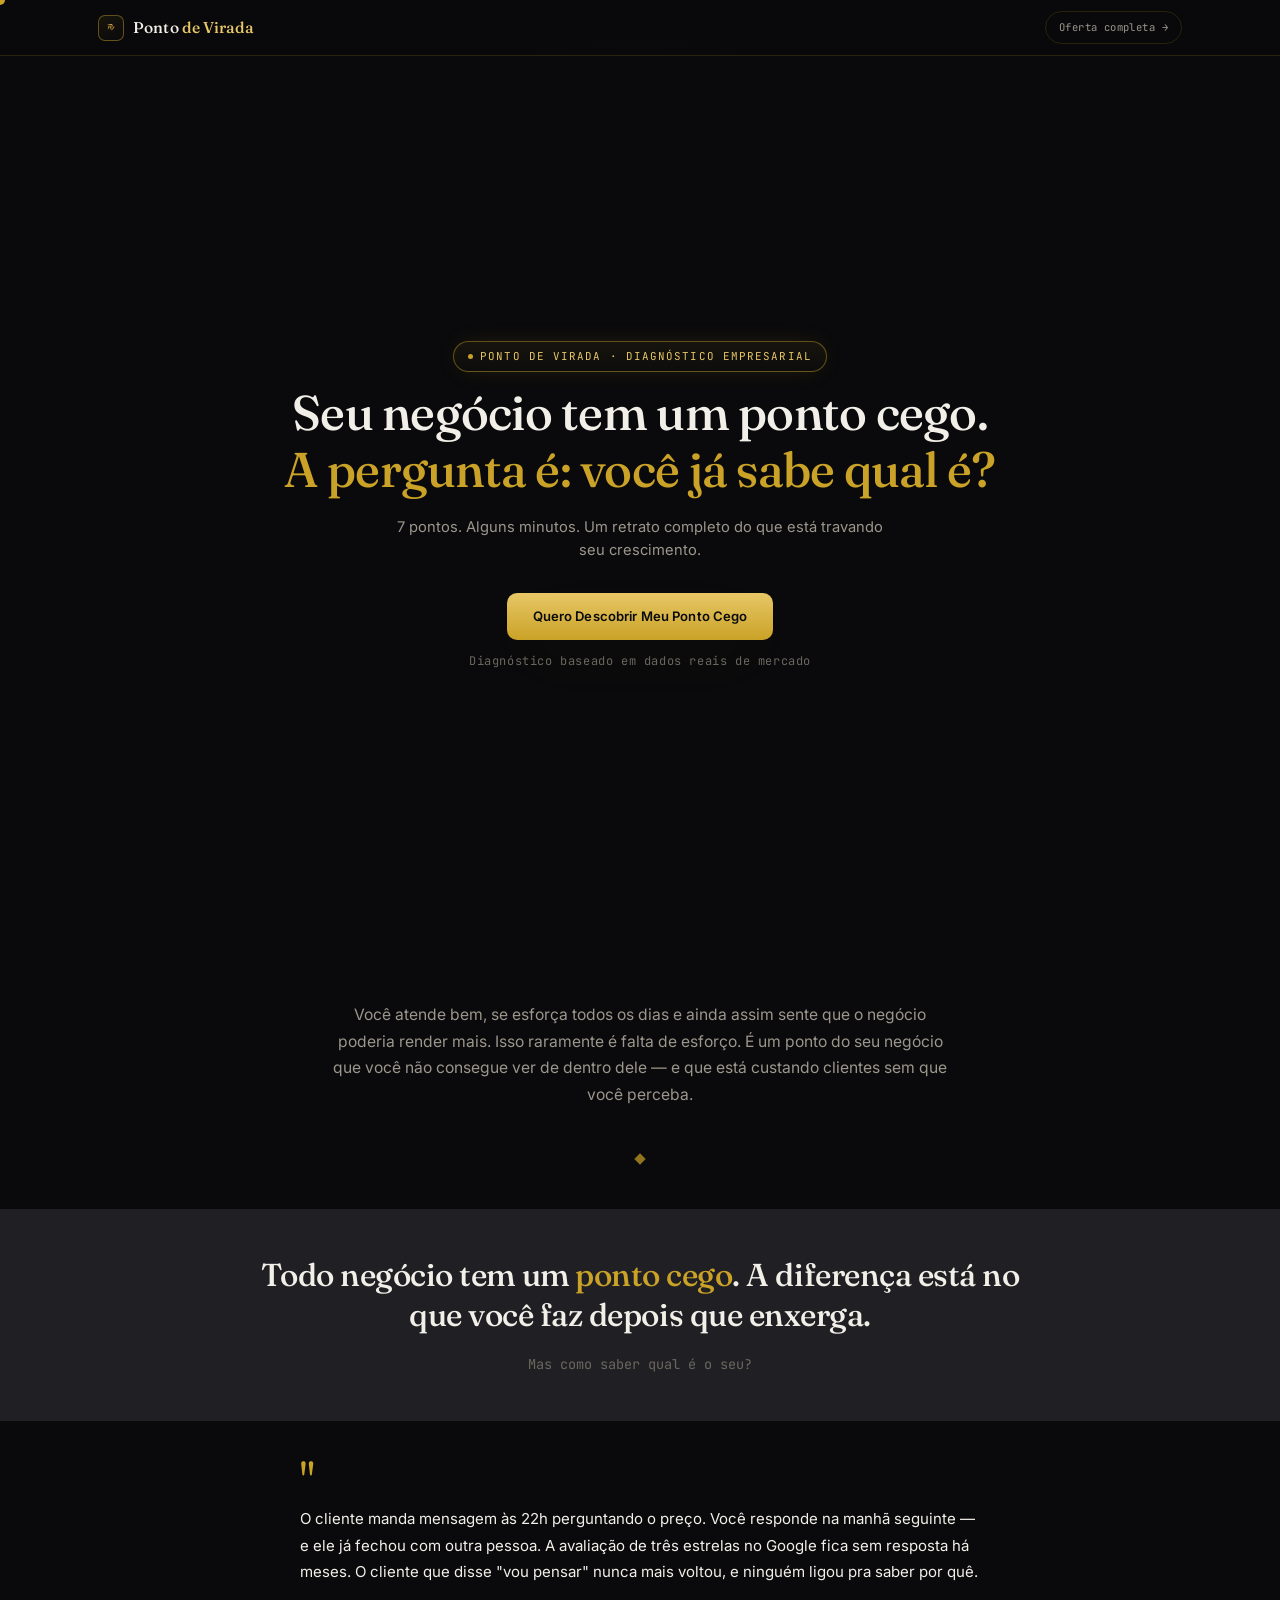
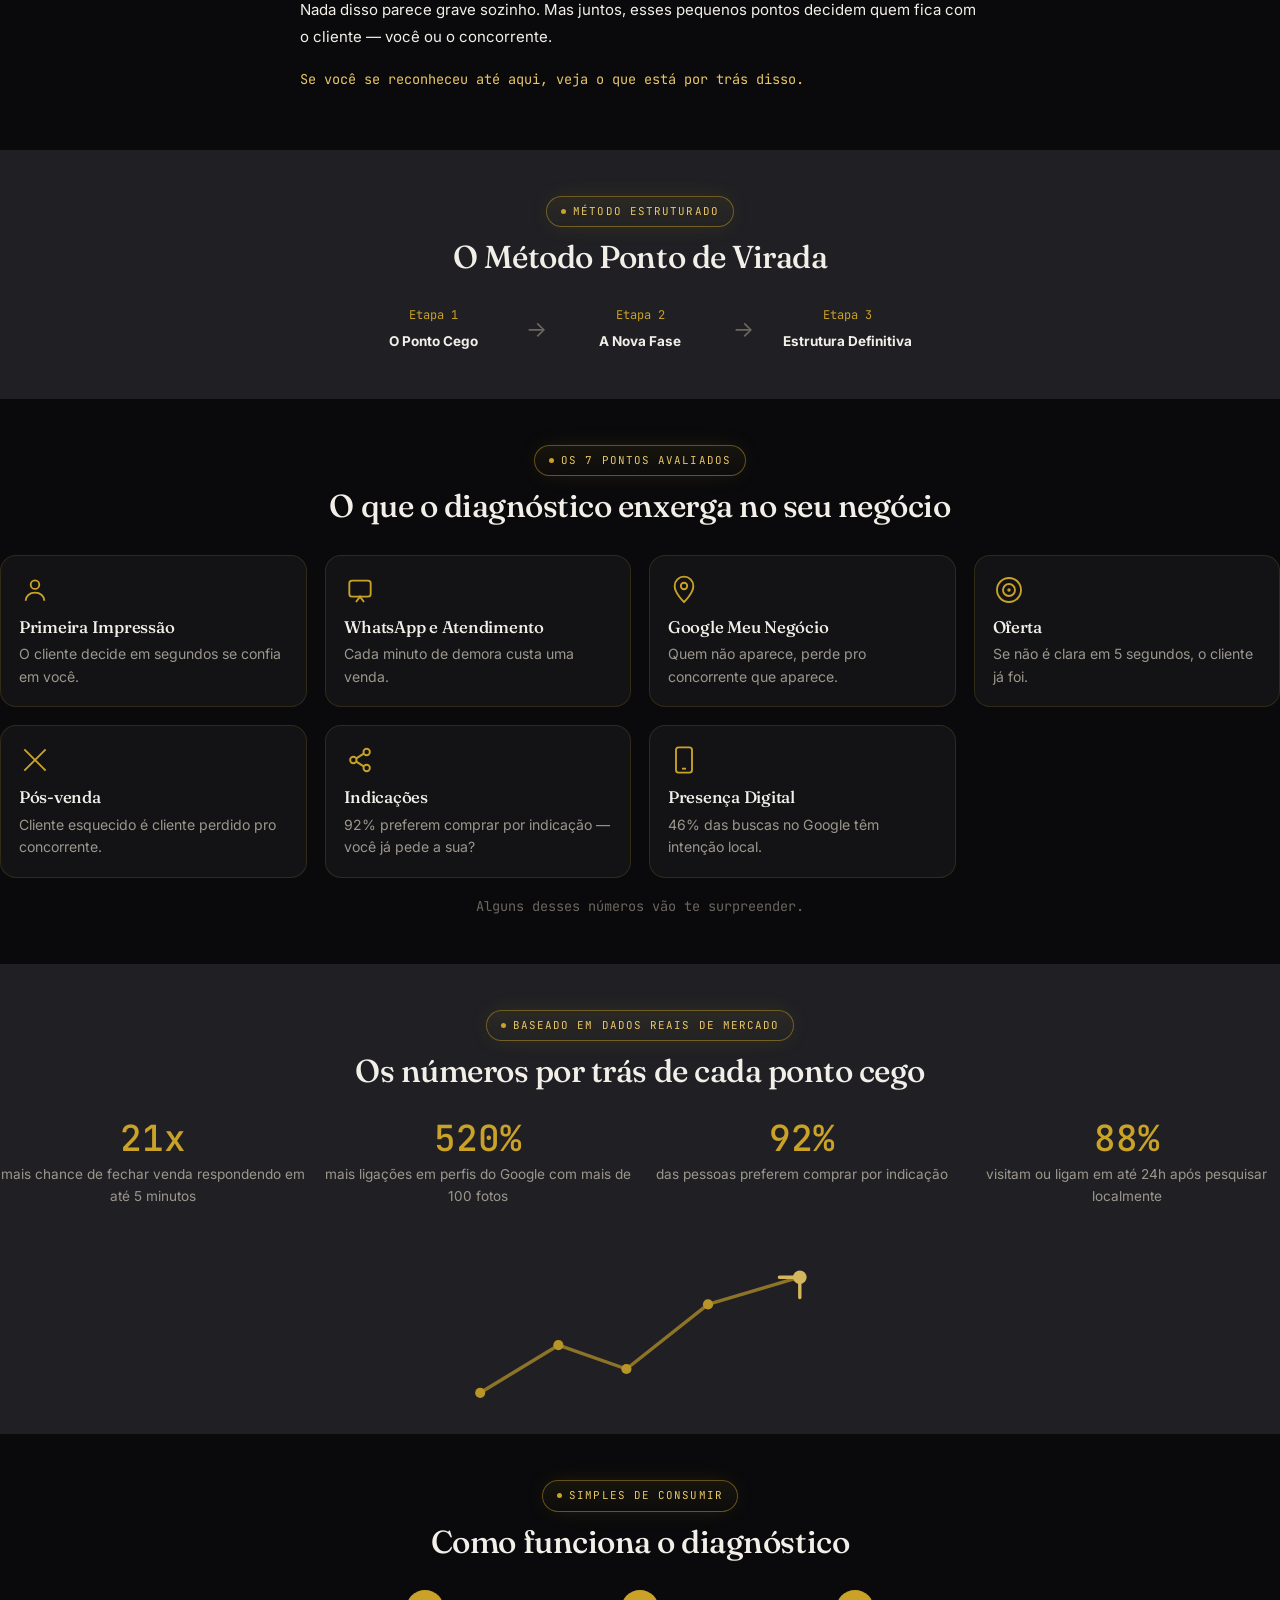
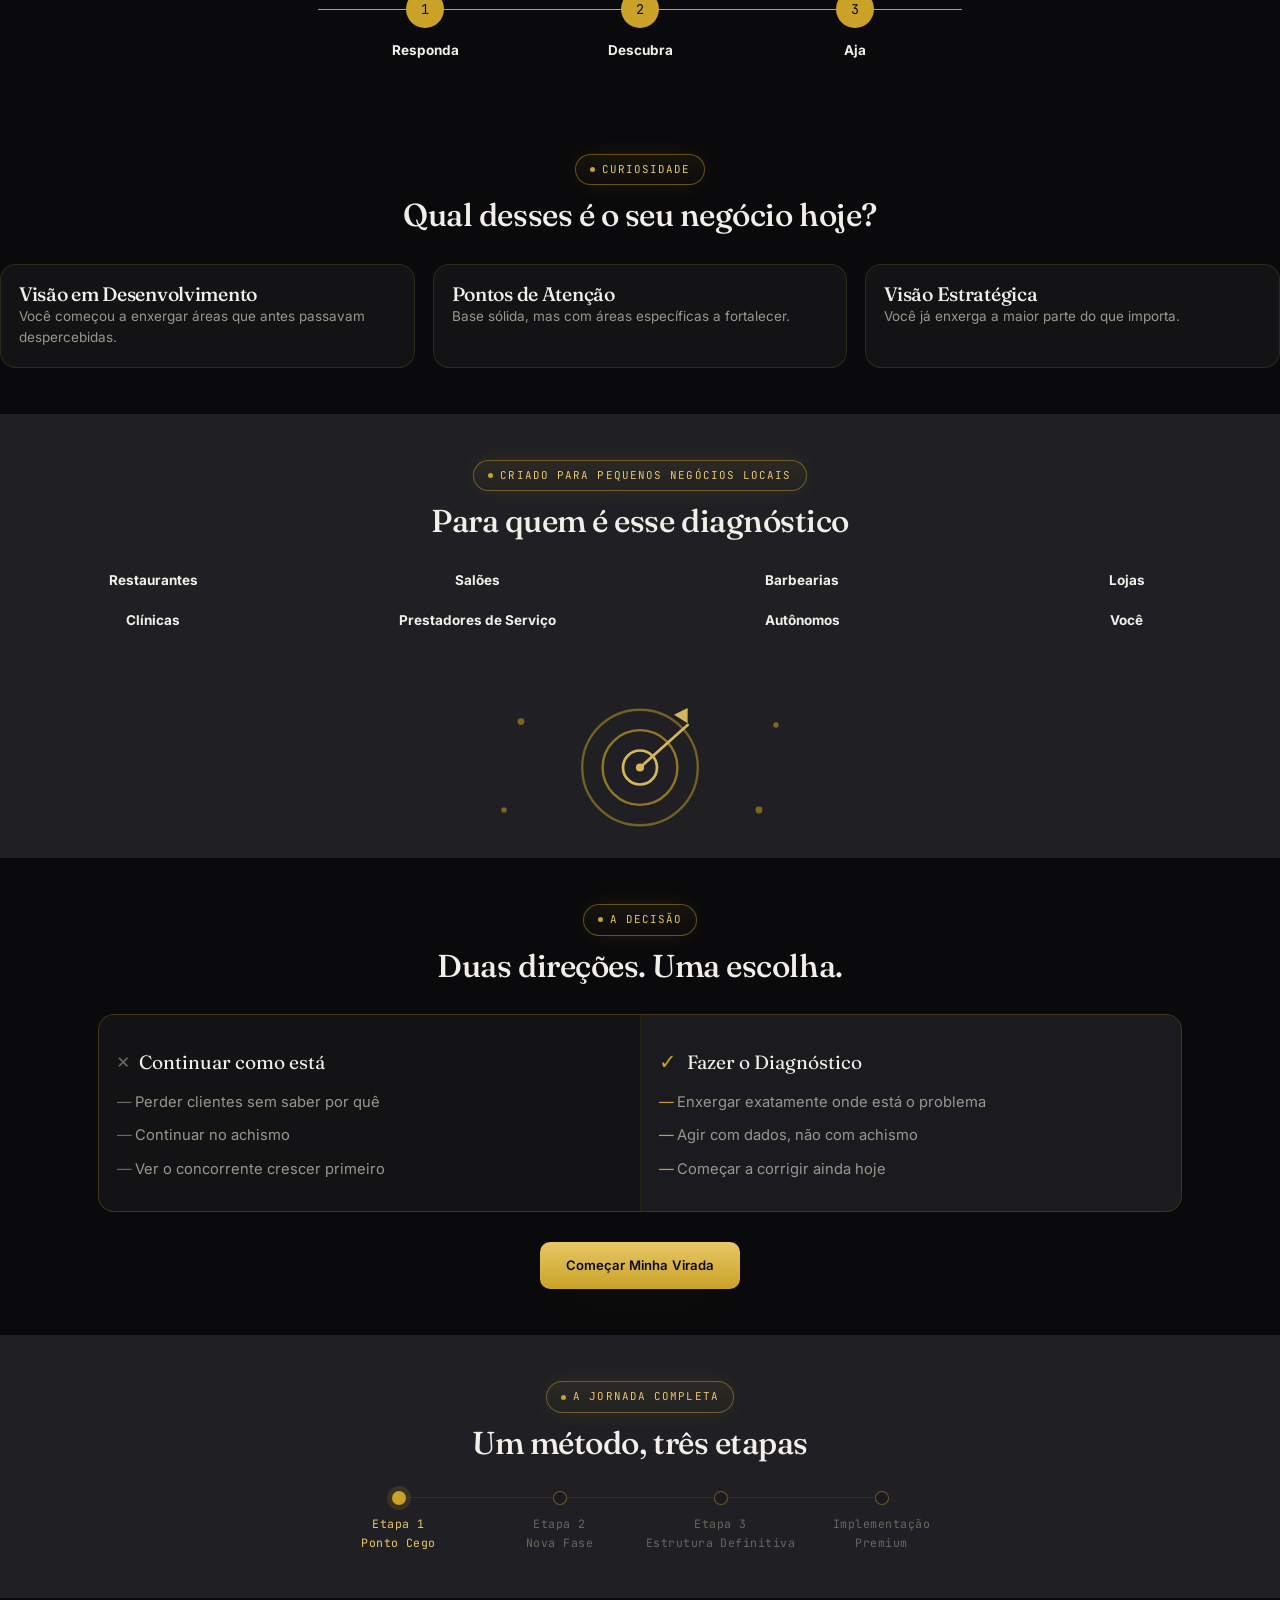
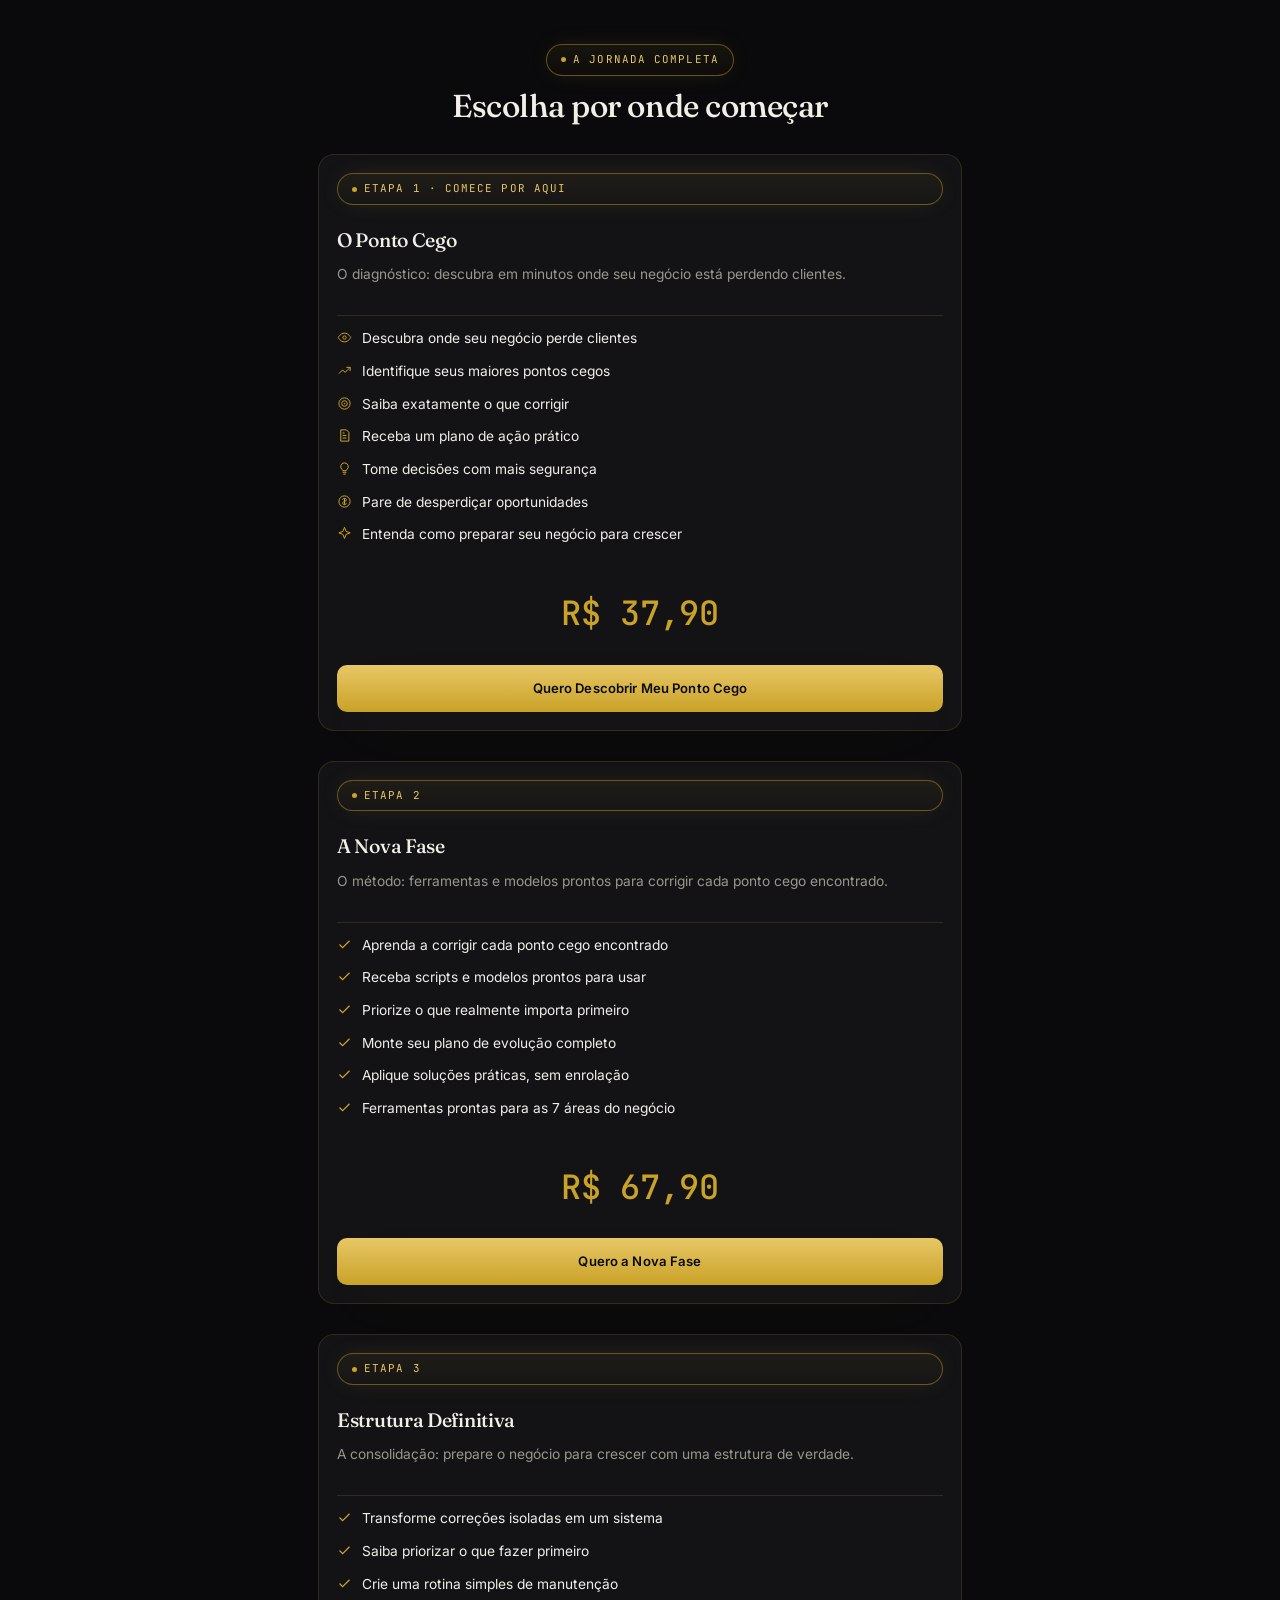
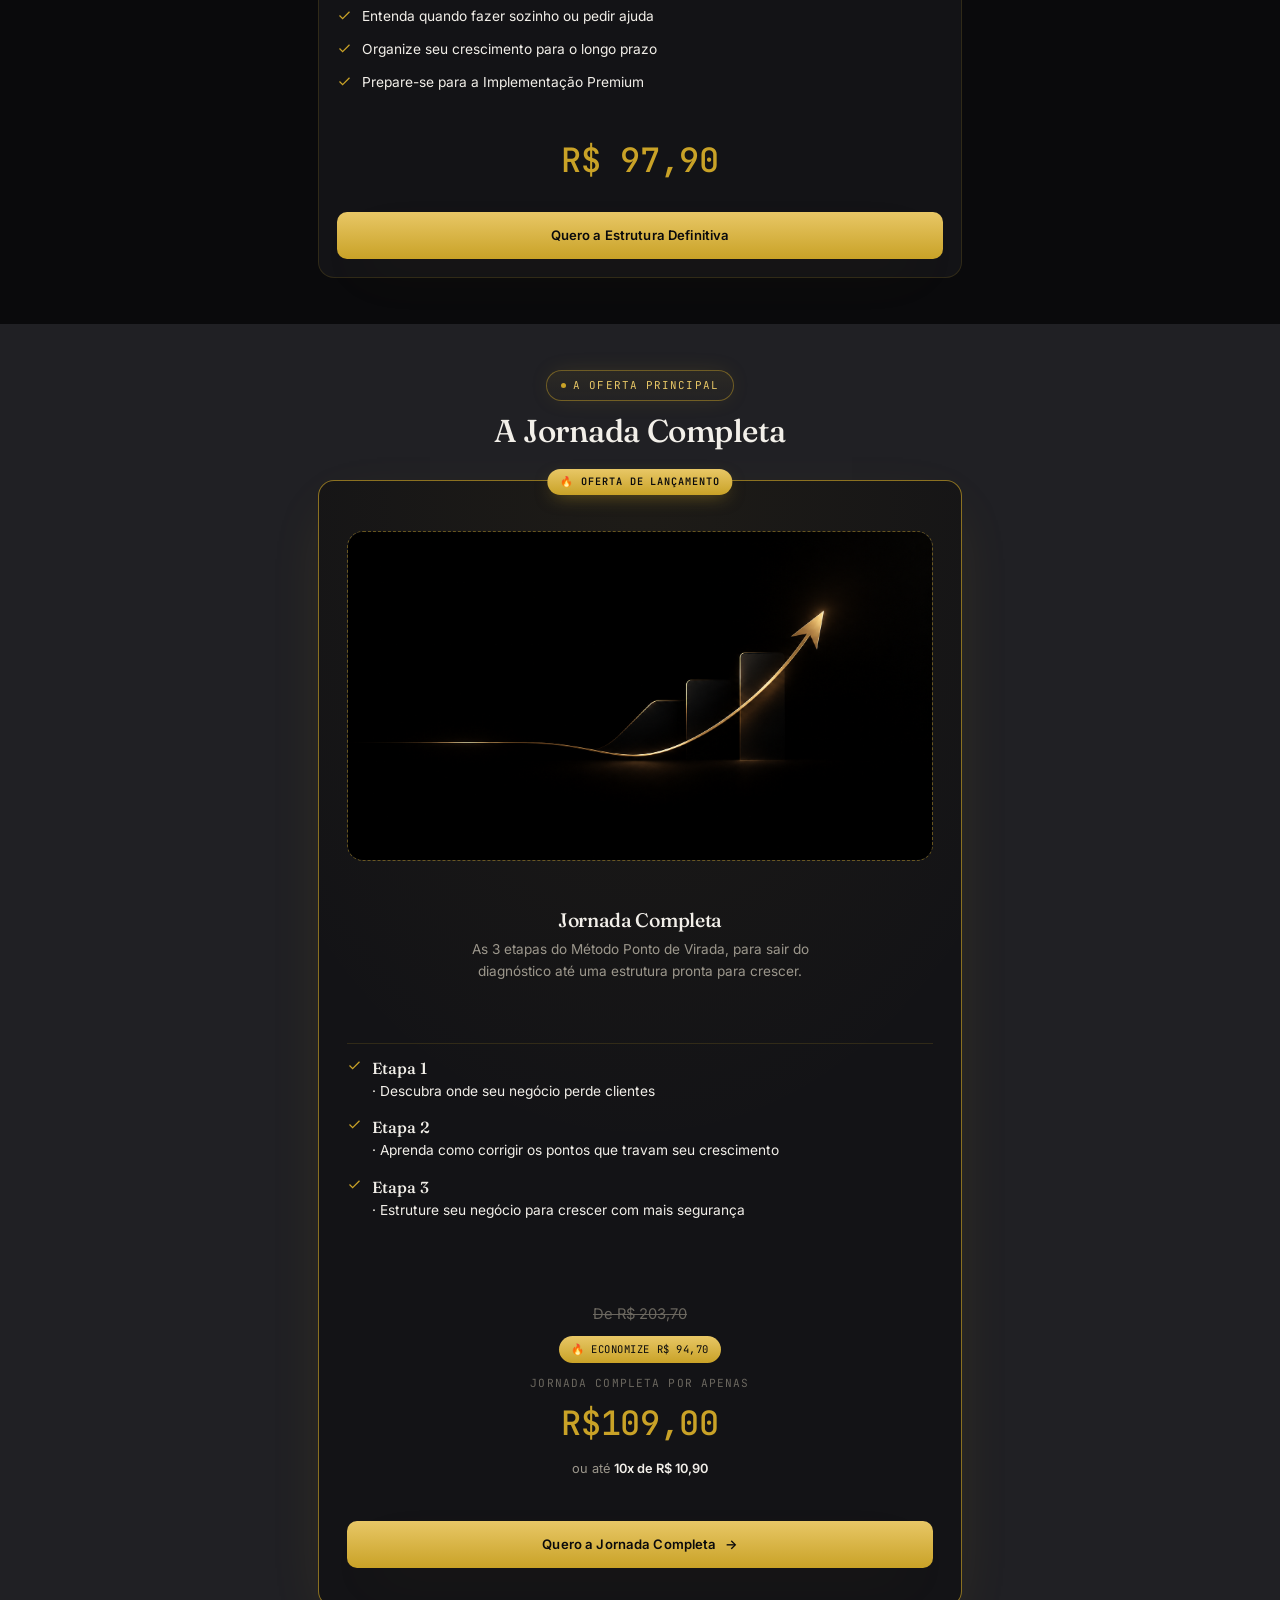
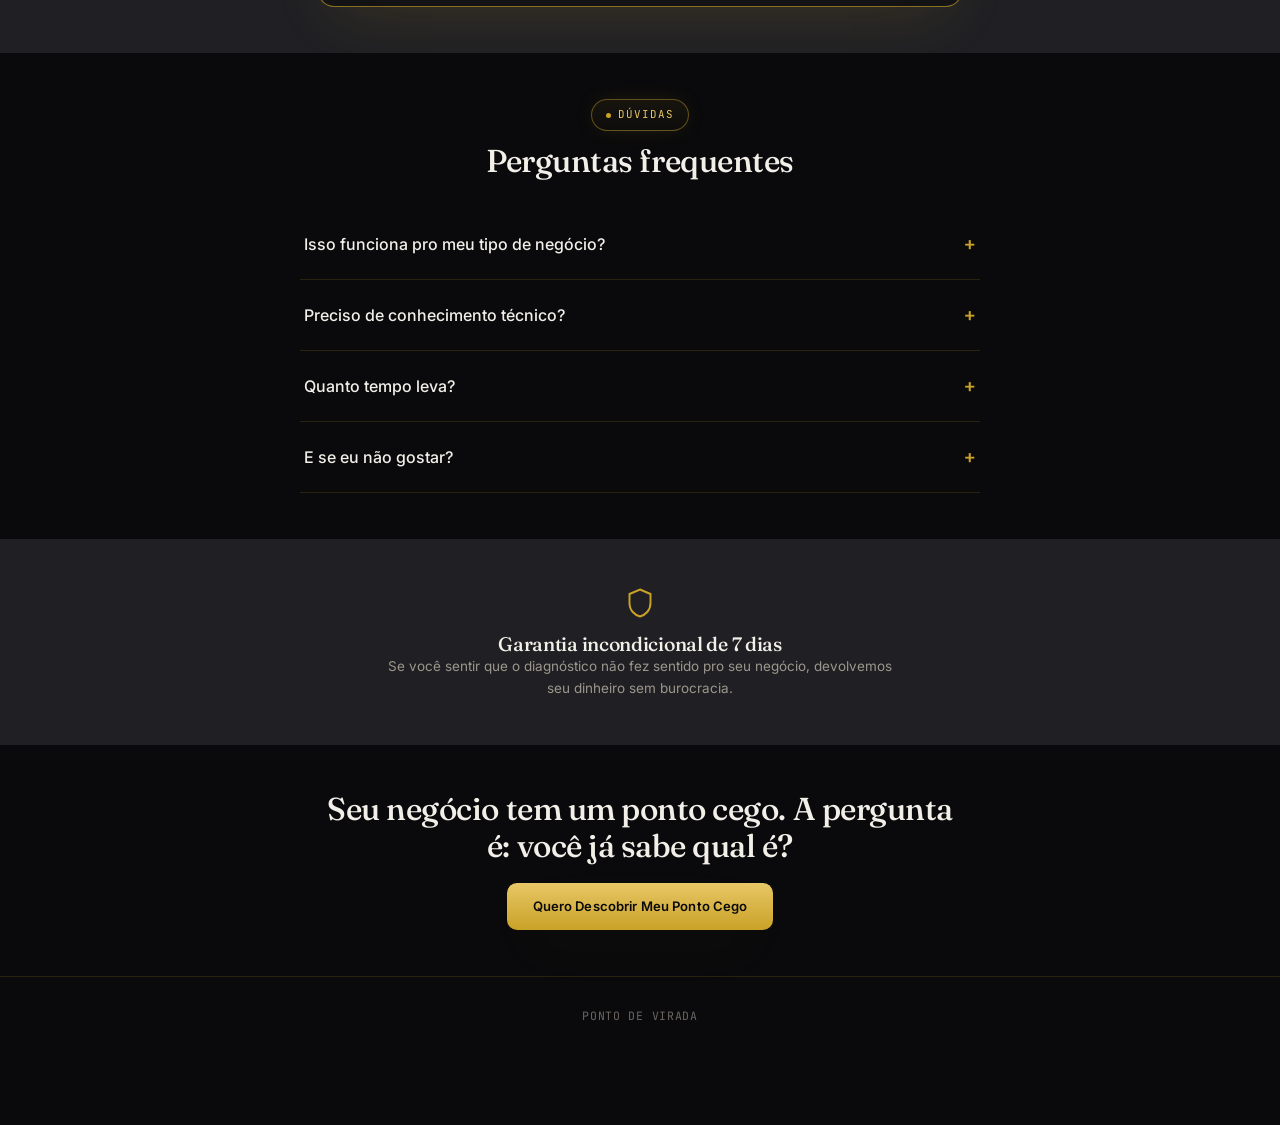
<file: index.html>
<!DOCTYPE html>
<html lang="pt-BR">
<head>
<meta charset="UTF-8">
<meta name="viewport" content="width=device-width, initial-scale=1.0">
<title>Ponto de Virada — Descubra o ponto cego do seu negócio</title>
<meta name="description" content="Um diagnóstico prático de 10 minutos para descobrir exatamente onde seu negócio está perdendo clientes — e o que fazer a respeito. Baseado em dados reais de mercado.">

<link rel="preconnect" href="https://fonts.googleapis.com">
<link rel="preconnect" href="https://fonts.gstatic.com" crossorigin>
<link href="https://fonts.googleapis.com/css2?family=Fraunces:opsz,wght@9..144,400;9..144,500;9..144,600&family=Inter:wght@400;500;600;700&family=JetBrains+Mono:wght@400;500&display=swap" rel="stylesheet">

<style>
/* ===== TOKENS ===== */
:root{
  --bg:#0A0A0C; --surface:#131316; --surface-2:#1B1B1F; --grafite:#202024;
  --border:rgba(201,162,39,0.16); --border-hover:rgba(201,162,39,0.45); --border-strong:rgba(201,162,39,0.65);
  --gold:#C9A227; --gold-bright:#E8C766; --gold-glow:rgba(201,162,39,0.14); --gold-glow-soft:rgba(201,162,39,0.06);
  --text:#F2EFE9; --text-muted:#9C978C; --text-dim:#6B675F;
  --shadow-gold:0 20px 60px -20px rgba(201,162,39,0.18); --shadow-soft:0 12px 32px -12px rgba(0,0,0,0.5);
  --font-display:'Fraunces',serif; --font-body:'Inter',-apple-system,sans-serif; --font-mono:'JetBrains Mono',monospace;
  --sp-1:6px; --sp-2:12px; --sp-3:18px; --sp-4:30px; --sp-5:46px; --sp-6:68px; --sp-7:92px;
  --container-max:1120px; --container-narrow:680px; --radius-sm:4px; --radius-md:8px; --radius-lg:16px;
  --ease:cubic-bezier(0.22,1,0.36,1); --dur-fast:200ms; --dur-base:400ms; --dur-slow:700ms;
  --header-h:56px;
}
@media (prefers-reduced-motion: reduce){ :root{ --dur-fast:0ms; --dur-base:0ms; --dur-slow:0ms; } }

/* ===== BASE ===== */
*,*::before,*::after{ box-sizing:border-box; margin:0; padding:0; }
html{ scroll-behavior:smooth; }
@media (prefers-reduced-motion: reduce){ html{ scroll-behavior:auto; } }
body{ background:var(--bg); color:var(--text); font-family:var(--font-body); font-size:13.5px; line-height:1.6; -webkit-font-smoothing:antialiased; overflow-x:hidden; }
img,svg{ display:block; max-width:100%; }
a{ color:inherit; text-decoration:none; }
button{ font-family:inherit; background:none; border:none; cursor:pointer; color:inherit; }
::selection{ background:var(--gold); color:var(--bg); }
h1,h2,h3{ font-family:var(--font-display); font-weight:500; letter-spacing:-0.015em; line-height:1.16; }
h1{ font-size:clamp(1.7rem,6.3vw,3.05rem); }
h2{ font-size:clamp(1.35rem,4vw,1.98rem); }
h3{ font-size:clamp(1rem,2.3vw,1.22rem); }
p{ color:var(--text-muted); }

/* ---- Selo/badge premium (substitui o antigo "eyebrow" de texto solto) ---- */
.eyebrow{
  font-family:var(--font-mono);
  font-size:0.68rem;
  letter-spacing:0.1em;
  text-transform:uppercase;
  color:var(--gold-bright);
  display:inline-flex;
  align-items:center;
  gap:7px;
  margin-bottom:var(--sp-2);
  padding:6px 14px;
  border:1px solid var(--border-hover);
  border-radius:20px;
  background:linear-gradient(180deg, rgba(201,162,39,0.07), rgba(201,162,39,0.02));
  box-shadow:0 0 24px -8px rgba(201,162,39,0.25);
  white-space:nowrap;
}
.eyebrow::before{ content:""; width:5px; height:5px; border-radius:50%; background:var(--gold); display:inline-block; flex-shrink:0; }
:focus-visible{ outline:2px solid var(--gold-bright); outline-offset:3px; border-radius:2px; }


/* ===== LAYOUT ===== */
.container{ max-width:var(--container-max); margin:0 auto; padding:0 var(--sp-3); }
.container--narrow{ max-width:var(--container-narrow); margin:0 auto; padding:0 var(--sp-3); }
section{ position:relative; padding:var(--sp-5) 0; }
@media (max-width:720px){ section{ padding:var(--sp-4) 0; } }
@media (max-width:480px){
  body{ font-size:12.5px; }
  section{ padding:34px 0; }
  .container, .container--narrow{ padding:0 16px; }
  .grid{ gap:12px; }
  h1{ letter-spacing:-0.01em; }
}
.tone-a{ background:var(--bg); }
.tone-b{ background:var(--grafite); }
.grid{ display:grid; gap:var(--sp-3); }
.grid-2{ grid-template-columns:repeat(2,1fr); }
.grid-3{ grid-template-columns:repeat(3,1fr); }
.grid-4{ grid-template-columns:repeat(4,1fr); }
@media (max-width:960px){ .grid-4{ grid-template-columns:repeat(2,1fr); } }
@media (max-width:640px){ .grid-2,.grid-3,.grid-4{ grid-template-columns:1fr; } }
.text-center{ text-align:center; }
.section-head{ max-width:640px; margin:0 auto var(--sp-4); text-align:center; }
.divider-mark{ width:8px; height:8px; background:var(--gold); transform:rotate(45deg); margin:0 auto; opacity:0.7; }
@media (max-width:960px){
  .scroll-row{ display:flex; gap:var(--sp-2); overflow-x:auto; scroll-snap-type:x mandatory; -webkit-overflow-scrolling:touch; padding-bottom:var(--sp-2); scrollbar-width:none; }
  .scroll-row::-webkit-scrollbar{ display:none; }
  .scroll-row > *{ scroll-snap-align:start; flex:0 0 260px; }
}

/* ===== COMPONENTS ===== */
.btn{ display:inline-flex; align-items:center; justify-content:center; gap:8px; padding:13px 26px; font-family:var(--font-body); font-weight:600; font-size:0.82rem; letter-spacing:0.01em; border-radius:10px; position:relative; overflow:hidden; transition:transform var(--dur-fast) var(--ease), box-shadow var(--dur-fast) var(--ease), background var(--dur-fast) var(--ease), filter var(--dur-fast) var(--ease); white-space:nowrap; }
.btn-primary{ background:linear-gradient(180deg, var(--gold-bright), var(--gold)); color:#0A0A0C; box-shadow:var(--shadow-gold); }
.btn-primary:hover{ filter:brightness(1.08); transform:translateY(-2px); box-shadow:0 26px 70px -18px rgba(201,162,39,0.34); }
.btn-primary:active{ transform:translateY(0) scale(0.98); filter:brightness(0.98); }
.btn-primary .arrow{ display:inline-block; transition:transform var(--dur-fast) var(--ease); }
.btn-primary:hover .arrow{ transform:translateX(3px); }
/* Brilho sutil passando lentamente pelo botão */
.btn-primary::after{
  content:"";
  position:absolute; top:0; left:-60%;
  width:40%; height:100%;
  background:linear-gradient(115deg, transparent, rgba(255,255,255,0.35), transparent);
  transform:skewX(-20deg);
  animation:btnShine 4.5s ease-in-out infinite;
}
@keyframes btnShine{
  0%{ left:-60%; }
  35%{ left:130%; }
  100%{ left:130%; }
}
@media (prefers-reduced-motion: reduce){ .btn-primary::after{ animation:none; display:none; } }

/* ---- Placeholder de imagem reutilizável ----
   Use em qualquer lugar que vá receber uma imagem futura
   (capas de produto, fotos, etc). Basta trocar a <div class="img-placeholder">
   por uma tag <img> real quando o arquivo existir. */
.img-placeholder{
  width:100%;
  aspect-ratio:16/9;
  border:1px dashed var(--border-hover);
  border-radius:var(--radius-lg);
  background:linear-gradient(180deg, var(--surface-2), var(--surface));
  display:flex; align-items:center; justify-content:center;
  margin-bottom:var(--sp-3);
  overflow:hidden;
}
.img-placeholder span{
  font-family:var(--font-mono);
  font-size:0.68rem;
  letter-spacing:0.06em;
  text-transform:uppercase;
  color:var(--text-dim);
}
.img-placeholder img{ width:100%; height:100%; object-fit:cover; }

/* ---- Gráfico decorativo (quebra visual entre seções de texto) ----
   Ilustrações vetoriais próprias, em traço dourado sobre fundo
   preto/carvão — usadas para quebrar blocos longos de texto sem
   depender de fotos externas ou aparência de template genérico. */
.visual-break{ display:flex; justify-content:center; padding:14px 0; }
.visual-break svg{ width:100%; max-width:340px; height:auto; opacity:0.9; }
@media (max-width:480px){ .visual-break svg{ max-width:260px; } }
.btn-ghost{ background:transparent; border:1px solid var(--border-hover); color:var(--text); }
.btn-ghost:hover{ border-color:var(--gold); background:var(--gold-glow-soft); }
.btn-block{ width:100%; }

.nav{ position:sticky; top:0; z-index:40; height:var(--header-h); backdrop-filter:blur(14px); background:rgba(10,10,12,0.72); border-bottom:1px solid var(--border); }
.nav-inner{ height:100%; display:flex; align-items:center; justify-content:space-between; padding:0 var(--sp-3); max-width:var(--container-max); margin:0 auto; }

/* ---- Slot da marca ----
   .brand-icon exibe o ícone oficial (icon.png), 26x26px. */
.brand{ display:flex; align-items:center; gap:9px; min-width:0; }
.brand-icon{
  width:26px; height:26px; flex-shrink:0;
  border-radius:7px;
  display:flex; align-items:center; justify-content:center;
  background:linear-gradient(155deg, #17140B, #0A0A0C);
  border:1px solid var(--border-hover);
  padding:3px;
}
.brand-icon-img{ width:100%; height:100%; object-fit:contain; }
.brand-text{
  font-family:var(--font-display);
  font-weight:500;
  font-size:clamp(0.78rem, 3.4vw, 0.98rem);
  letter-spacing:0.01em;
  white-space:nowrap;
  overflow:hidden;
  text-overflow:ellipsis;
}
.brand-text b{ color:var(--gold-bright); font-weight:500; }

.nav-link{
  font-family:var(--font-mono);
  font-size:0.66rem;
  letter-spacing:0.04em;
  color:var(--text-muted);
  white-space:nowrap;
  padding:7px 13px;
  border:1px solid var(--border);
  border-radius:20px;
  transition:color var(--dur-fast) var(--ease), border-color var(--dur-fast) var(--ease), background var(--dur-fast) var(--ease);
  flex-shrink:0;
}
.nav-link:hover{ color:var(--gold-bright); border-color:var(--border-hover); background:var(--gold-glow-soft); }
@media (max-width:420px){ .nav-link{ display:none; } }

.card{ background:var(--surface); border:1px solid var(--border); border-radius:var(--radius-lg); padding:var(--sp-3); transition:transform var(--dur-base) var(--ease), border-color var(--dur-base) var(--ease), box-shadow var(--dur-base) var(--ease); }
.card:hover{ border-color:var(--border-hover); transform:translateY(-4px); box-shadow:var(--shadow-soft); }
.card-pillar{ min-width:200px; }
.card-pillar .icon{ width:32px; height:32px; color:var(--gold); opacity:0.55; transition:opacity var(--dur-base) var(--ease); margin-bottom:var(--sp-2); }
.card-pillar.is-visible .icon{ opacity:1; }
.card-pillar h3{ font-size:1.05rem; margin-bottom:6px; }
.card-pillar p{ font-size:0.88rem; }
.card-product{ display:flex; flex-direction:column; gap:var(--sp-2); }
.card-product--featured{
  border:1px solid var(--border-strong);
  box-shadow:var(--shadow-gold);
  position:relative;
  isolation:isolate;
}
.card-product--featured::before{
  content:"";
  position:absolute;
  inset:-1px;
  z-index:-1;
  border-radius:inherit;
  background:radial-gradient(120% 100% at 50% 0%, var(--gold-glow-soft) 0%, transparent 60%);
  pointer-events:none;
}
.badge-featured{ position:absolute; top:-12px; left:50%; transform:translateX(-50%); background:linear-gradient(180deg, var(--gold-bright), var(--gold)); color:#0A0A0C; font-family:var(--font-mono); font-size:0.64rem; letter-spacing:0.09em; text-transform:uppercase; padding:5px 13px; border-radius:20px; font-weight:600; white-space:nowrap; box-shadow:0 6px 18px -6px rgba(201,162,39,0.5); }

/* ---- Checklist com check dourado (sem underline, sem bullet) ---- */
.check-list{ display:flex; flex-direction:column; gap:var(--sp-2); }
.check-item{ display:flex; align-items:flex-start; gap:12px; text-align:left; }
.check-item svg{ flex-shrink:0; width:17px; height:17px; margin-top:2px; color:var(--gold); }
.check-item span{ font-size:0.92rem; color:var(--text); line-height:1.5; }
.check-item strong{ display:block; font-family:var(--font-display); font-size:1rem; font-weight:500; color:var(--text); margin-bottom:1px; }
.check-item small{ display:block; font-size:0.8rem; color:var(--text-dim); }

/* ---- Bloco de preço — sempre em uma linha só ---- */
.price-block{ text-align:center; margin:var(--sp-2) 0; }
.price-block .price-label{ font-family:var(--font-mono); font-size:0.72rem; letter-spacing:0.08em; text-transform:uppercase; color:var(--text-dim); margin-bottom:6px; }
.price-block .price-old{ font-size:0.85rem; color:var(--text-dim); text-decoration:line-through; margin-bottom:2px; }
.price-block .price-main{
  font-family:var(--font-mono);
  font-size:clamp(1.6rem, 6vw, 2.1rem);
  color:var(--gold);
  font-weight:500;
  white-space:nowrap;
  letter-spacing:-0.01em;
}
.price-block .price-save{ margin-top:6px; font-family:var(--font-mono); font-size:0.72rem; color:var(--gold-bright); letter-spacing:0.02em; }
.price-main--xl{ font-size:clamp(2.3rem, 10vw, 3.1rem); }

/* ---- Hierarquia de preço da oferta principal (Jornada Completa) ---- */
.price-block--offer{ padding-top:var(--sp-2); }
.price-block--offer .price-old{ font-size:0.92rem; margin-bottom:10px; }
.price-badge-save{
  display:inline-block;
  font-family:var(--font-mono);
  font-size:0.66rem;
  letter-spacing:0.05em;
  text-transform:uppercase;
  color:#0A0A0C;
  background:linear-gradient(180deg, var(--gold-bright), var(--gold));
  padding:5px 12px;
  border-radius:20px;
  margin-bottom:var(--sp-2);
}
.price-block--offer .price-label{
  font-family:var(--font-mono);
  font-size:0.7rem;
  letter-spacing:0.1em;
  text-transform:uppercase;
  color:var(--text-dim);
  margin-bottom:4px;
}
.price-installment{
  margin-top:8px;
  font-size:0.8rem;
  color:var(--text-muted);
}
.price-installment strong{ color:var(--text); font-weight:600; }

/* ---- Pilha de cards de oferta (Etapa 1, 2 e 3) ---- */
.offer-stack{ display:flex; flex-direction:column; gap:var(--sp-4); }
.offer-check-list{ margin:var(--sp-3) 0; padding-top:var(--sp-2); border-top:1px solid var(--border); }
.offer-check-list .check-item{ gap:10px; }
.offer-check-list .check-item svg{ width:15px; height:15px; }
.offer-check-list .check-item span{ font-size:0.86rem; }
.stat{ text-align:center; min-width:150px; }
.stat-number{ font-family:var(--font-mono); font-size:clamp(1.6rem,3.6vw,2.25rem); color:var(--gold); font-weight:500; line-height:1; margin-bottom:8px; }
.stat-label{ font-size:0.85rem; color:var(--text-muted); }

.accordion-item{ border-bottom:1px solid var(--border); }
.accordion-trigger{ width:100%; display:flex; align-items:center; justify-content:space-between; padding:22px 4px; text-align:left; font-family:var(--font-body); font-weight:500; font-size:1rem; }
.accordion-icon{ font-family:var(--font-mono); color:var(--gold); font-size:1.2rem; transition:transform var(--dur-base) var(--ease); flex-shrink:0; margin-left:16px; }
.accordion-item.is-open .accordion-icon{ transform:rotate(45deg); }
.accordion-panel{ max-height:0; overflow:hidden; transition:max-height var(--dur-base) var(--ease); }
.accordion-panel-inner{ padding:0 4px 22px; font-size:0.94rem; line-height:1.7; }

.timeline{ display:flex; align-items:flex-start; justify-content:space-between; position:relative; margin-top:var(--sp-4); }
.timeline::before{ content:""; position:absolute; top:19px; left:0; right:0; height:1px; background:var(--border); }
.timeline-fill{ position:absolute; top:19px; left:0; height:1px; background:var(--gold); width:0%; transition:width 1.1s var(--ease); }
.timeline-step{ position:relative; z-index:1; text-align:center; flex:1; }
.timeline-dot{ width:38px; height:38px; border-radius:50%; background:var(--surface); border:1px solid var(--border-hover); display:flex; align-items:center; justify-content:center; font-family:var(--font-mono); color:var(--gold); margin:0 auto var(--sp-2); transition:border-color var(--dur-base) var(--ease), background var(--dur-base) var(--ease); }
.timeline-step.is-active .timeline-dot{ background:var(--gold); color:#0A0A0C; }
@media (max-width:640px){
  .timeline{ flex-direction:column; gap:var(--sp-3); align-items:flex-start; }
  .timeline::before{ top:0; bottom:0; left:19px; right:auto; width:1px; height:auto; }
  .timeline-fill{ top:0; left:19px; width:1px; height:0%; }
  .timeline-step{ display:flex; align-items:center; gap:var(--sp-2); text-align:left; }
  .timeline-dot{ margin:0; flex-shrink:0; }
}

.journey{ display:flex; align-items:center; gap:0; }
.journey-node{ display:flex; flex-direction:column; align-items:center; gap:10px; flex:1; position:relative; }
.journey-dot{ width:14px; height:14px; border-radius:50%; background:var(--surface-2); border:1px solid var(--border-hover); z-index:1; }
.journey-node--active .journey-dot{ background:var(--gold); box-shadow:0 0 0 5px var(--gold-glow); }
.journey-node--locked{ opacity:0.4; }
.journey-line{ position:absolute; top:6px; left:50%; right:-50%; height:1px; background:var(--border); opacity:0.6; z-index:0; }
.journey-node:last-child .journey-line{ display:none; }
.journey-label{ font-family:var(--font-mono); font-size:0.72rem; letter-spacing:0.04em; text-align:center; color:var(--text-dim); }
.journey-node--active .journey-label{ color:var(--gold-bright); }
@media (max-width:640px){
  .journey{ flex-direction:column; align-items:flex-start; gap:var(--sp-3); }
  .journey-node{ flex-direction:row; align-items:center; }
  .journey-line{ top:0; bottom:-24px; left:6px; right:auto; width:1px; height:auto; }
}

.compare{ display:grid; grid-template-columns:1fr 1fr; gap:1px; background:var(--border); border:1px solid var(--border); border-radius:var(--radius-lg); overflow:hidden; }
@media (max-width:640px){ .compare{ grid-template-columns:1fr; } }
.compare-col{ background:var(--surface); padding:var(--sp-4) var(--sp-3); }
.compare-col--negative{ opacity:0.65; }
.compare-col--positive{ background:var(--surface-2); }
.compare-title{ display:flex; align-items:center; gap:10px; font-family:var(--font-display); font-size:1.2rem; margin-bottom:var(--sp-2); }
.compare-mark{ font-family:var(--font-mono); font-size:1.3rem; }
.compare-col--negative .compare-mark{ color:var(--text-dim); }
.compare-col--positive .compare-mark{ color:var(--gold); }
.compare-list{ list-style:none; display:flex; flex-direction:column; gap:10px; }
.compare-list li{ font-size:0.92rem; color:var(--text-muted); padding-left:18px; position:relative; }
.compare-list li::before{ content:"—"; position:absolute; left:0; color:var(--text-dim); }
.compare-col--positive .compare-list li::before{ color:var(--gold); }

.sticky-cta{ position:fixed; bottom:0; left:0; right:0; z-index:50; display:none; align-items:center; justify-content:space-between; gap:10px; padding:11px 16px; background:rgba(10,10,12,0.9); backdrop-filter:blur(16px); border-top:1px solid var(--border-hover); transition:transform var(--dur-base) var(--ease); }
.sticky-cta.is-hidden{ transform:translateY(100%); }
.sticky-cta-info{ display:flex; flex-direction:column; min-width:0; }
.sticky-cta-label{ font-family:var(--font-mono); font-size:0.62rem; letter-spacing:0.04em; color:var(--gold-bright); white-space:nowrap; }
.sticky-cta-price{ font-family:var(--font-mono); font-size:0.8rem; color:var(--text); white-space:nowrap; overflow:hidden; text-overflow:ellipsis; max-width:100%; }
.sticky-cta-price s{ color:var(--text-dim); font-size:0.72rem; margin-right:5px; text-decoration-color:var(--text-dim); }
.sticky-cta-price b{ color:var(--gold); font-weight:600; }
.sticky-cta .btn{ padding:11px 18px; font-size:0.76rem; flex-shrink:0; }
@media (max-width:720px){ .sticky-cta{ display:flex; } }

.reveal{ opacity:0; transform:translateY(24px); transition:opacity var(--dur-slow) var(--ease), transform var(--dur-slow) var(--ease); }
.reveal.is-visible{ opacity:1; transform:translateY(0); }
.reveal-focus{ opacity:0; filter:blur(6px); transform:translateY(16px); transition:opacity var(--dur-slow) var(--ease), filter var(--dur-slow) var(--ease), transform var(--dur-slow) var(--ease); }
.reveal-focus.is-visible{ opacity:1; filter:blur(0); transform:translateY(0); }
@media (prefers-reduced-motion: reduce){ .reveal,.reveal-focus{ opacity:1; transform:none; filter:none; transition:none; } }

/* ===== SECTIONS ===== */
.scroll-glow{ position:fixed; top:0; left:50%; width:900px; height:900px; margin-left:-450px; background:radial-gradient(circle, var(--gold-glow) 0%, transparent 68%); pointer-events:none; z-index:0; will-change:transform; }
@media (max-width:720px){ .scroll-glow{ display:none; } }

.hero{ min-height:100svh; display:flex; flex-direction:column; align-items:center; justify-content:center; text-align:center; padding:var(--sp-6) var(--sp-3); position:relative; overflow:hidden; }
@media (max-width:480px){ .hero{ min-height:88svh; padding:var(--sp-5) 18px; } }
.hero-title{ max-width:820px; margin-bottom:var(--sp-3); }
.hero-title .line-accent{ color:var(--gold); display:block; }
.hero-sub{ max-width:500px; font-size:0.92rem; margin-bottom:var(--sp-4); }
.hero-trust{ margin-top:var(--sp-2); font-family:var(--font-mono); font-size:0.75rem; letter-spacing:0.05em; color:var(--text-dim); }

.dor-text{ max-width:620px; margin:0 auto; text-align:center; font-size:0.98rem; line-height:1.7; color:var(--text-muted); }

.big-idea{ text-align:center; max-width:760px; margin:0 auto; }
.big-idea h2{ line-height:1.28; }
.big-idea .accent{ color:var(--gold); }
.big-idea .bridge{ margin-top:var(--sp-3); font-family:var(--font-mono); font-size:0.85rem; color:var(--text-dim); }

.story{ max-width:var(--container-narrow); margin:0 auto; position:relative; }
.story-quote-mark{ font-family:var(--font-display); font-size:2.8rem; color:var(--gold); opacity:0.35; line-height:0.6; margin-bottom:var(--sp-2); }
.story p{ font-size:0.94rem; line-height:1.75; color:var(--text); margin-bottom:var(--sp-2); }
.story .bridge{ margin-top:var(--sp-3); font-family:var(--font-mono); font-size:0.85rem; color:var(--gold-bright); }

.method-row{ display:flex; align-items:center; justify-content:center; gap:var(--sp-3); flex-wrap:wrap; }
.method-step{ text-align:center; min-width:150px; }
.method-step .step-num{ font-family:var(--font-mono); font-size:0.75rem; color:var(--gold); margin-bottom:6px; }
.method-arrow{ color:var(--text-dim); font-size:1.4rem; }
@media (max-width:640px){ .method-row{ flex-direction:column; } .method-arrow{ transform:rotate(90deg); } }

.bridge-text{ text-align:center; font-family:var(--font-mono); font-size:0.85rem; color:var(--text-dim); margin-top:var(--sp-3); }
.faq-list{ max-width:var(--container-narrow); margin:0 auto; }
.guarantee{ text-align:center; max-width:520px; margin:0 auto; }
.guarantee-icon{ width:36px; height:36px; margin:0 auto var(--sp-2); color:var(--gold); }
.cta-final{ text-align:center; }
.cta-final h2{ max-width:640px; margin:0 auto var(--sp-3); }

footer{ padding:var(--sp-4) 0 calc(var(--sp-4) + 70px); border-top:1px solid var(--border); text-align:center; }
footer p{ font-family:var(--font-mono); font-size:0.72rem; letter-spacing:0.06em; color:var(--text-dim); text-transform:uppercase; }
@media (max-width:720px){ footer{ padding-bottom:calc(var(--sp-4) + 90px); } }

.cursor-dot{ position:fixed; top:0; left:0; width:10px; height:10px; border-radius:50%; background:var(--gold); pointer-events:none; z-index:100; transform:translate(-50%,-50%); transition:width var(--dur-fast) var(--ease), height var(--dur-fast) var(--ease), filter var(--dur-fast) var(--ease); will-change:transform; }
.cursor-dot.is-hover{ width:34px; height:34px; filter:blur(1px); background:transparent; border:1px solid var(--gold-bright); }
@media (hover:none),(pointer:coarse){ .cursor-dot{ display:none; } }
</style>
</head>
<body>

<div class="scroll-glow" aria-hidden="true"></div>

<header class="nav">
  <div class="nav-inner">
    <a href="#" class="brand" aria-label="Ponto de Virada">
      <span class="brand-icon" aria-hidden="true">
        <img src="icon.png" alt="" class="brand-icon-img">
      </span>
      <span class="brand-text">Ponto <b>de Virada</b></span>
    </a>
    <a href="#pacote" class="nav-link">Oferta completa →</a>
  </div>
</header>

<main>

  <section class="hero tone-a">
    <span class="eyebrow">Ponto de Virada · Diagnóstico Empresarial</span>
    <h1 class="hero-title reveal">
      Seu negócio tem um ponto cego.
      <span class="line-accent">A pergunta é: você já sabe qual é?</span>
    </h1>
    <p class="hero-sub reveal">7 pontos. Alguns minutos. Um retrato completo do que está travando seu crescimento.</p>
    <a href="#comparacao" class="btn btn-primary reveal">Quero Descobrir Meu Ponto Cego</a>
    <p class="hero-trust reveal">Diagnóstico baseado em dados reais de mercado</p>
  </section>

  <section class="tone-a">
    <div class="container--narrow">
      <p class="dor-text reveal">
        Você atende bem, se esforça todos os dias e ainda assim sente que o negócio poderia render mais.
        Isso raramente é falta de esforço. É um ponto do seu negócio que você não consegue ver de dentro dele —
        e que está custando clientes sem que você perceba.
      </p>
    </div>
    <div class="divider-mark" style="margin-top:var(--sp-5)"></div>
  </section>

  <section class="tone-b">
    <div class="big-idea">
      <h2 class="reveal-focus" data-stagger>
        Todo negócio tem um <span class="accent">ponto cego</span>.
        A diferença está no que você faz depois que enxerga.
      </h2>
      <p class="bridge reveal">Mas como saber qual é o seu?</p>
    </div>
  </section>

  <section class="tone-a">
    <div class="story" data-stagger>
      <div class="story-quote-mark reveal">"</div>
      <p class="reveal">
        O cliente manda mensagem às 22h perguntando o preço. Você responde na manhã seguinte — e ele já
        fechou com outra pessoa. A avaliação de três estrelas no Google fica sem resposta há meses.
        O cliente que disse "vou pensar" nunca mais voltou, e ninguém ligou pra saber por quê.
      </p>
      <p class="reveal">
        Nada disso parece grave sozinho. Mas juntos, esses pequenos pontos decidem quem fica com o cliente —
        você ou o concorrente.
      </p>
      <p class="bridge reveal">Se você se reconheceu até aqui, veja o que está por trás disso.</p>
    </div>
  </section>

  <section class="tone-b">
    <div class="section-head">
      <span class="eyebrow">Método Estruturado</span>
      <h2 class="reveal">O Método Ponto de Virada</h2>
    </div>
    <div class="method-row" data-stagger>
      <div class="method-step reveal"><div class="step-num">Etapa 1</div><strong>O Ponto Cego</strong></div>
      <span class="method-arrow">→</span>
      <div class="method-step reveal"><div class="step-num">Etapa 2</div><strong>A Nova Fase</strong></div>
      <span class="method-arrow">→</span>
      <div class="method-step reveal"><div class="step-num">Etapa 3</div><strong>Estrutura Definitiva</strong></div>
    </div>
  </section>

  <section class="tone-a" id="pontos">
    <div class="section-head">
      <span class="eyebrow">Os 7 Pontos Avaliados</span>
      <h2 class="reveal">O que o diagnóstico enxerga no seu negócio</h2>
    </div>
    <div class="grid grid-4 scroll-row" data-stagger>
      <div class="card card-pillar reveal">
        <svg class="icon" viewBox="0 0 24 24" fill="none" stroke="currentColor" stroke-width="1.4"><circle cx="12" cy="8" r="3.2"/><path d="M5 20c0-3.5 3-6 7-6s7 2.5 7 6"/></svg>
        <h3>Primeira Impressão</h3><p>O cliente decide em segundos se confia em você.</p>
      </div>
      <div class="card card-pillar reveal">
        <svg class="icon" viewBox="0 0 24 24" fill="none" stroke="currentColor" stroke-width="1.4"><rect x="4" y="5" width="16" height="12" rx="2"/><path d="M9 21l3-4 3 4"/></svg>
        <h3>WhatsApp e Atendimento</h3><p>Cada minuto de demora custa uma venda.</p>
      </div>
      <div class="card card-pillar reveal">
        <svg class="icon" viewBox="0 0 24 24" fill="none" stroke="currentColor" stroke-width="1.4"><path d="M12 21s7-6.5 7-12a7 7 0 10-14 0c0 5.5 7 12 7 12z"/><circle cx="12" cy="9" r="2.4"/></svg>
        <h3>Google Meu Negócio</h3><p>Quem não aparece, perde pro concorrente que aparece.</p>
      </div>
      <div class="card card-pillar reveal">
        <svg class="icon" viewBox="0 0 24 24" fill="none" stroke="currentColor" stroke-width="1.4"><circle cx="12" cy="12" r="9"/><circle cx="12" cy="12" r="4.5"/><circle cx="12" cy="12" r="0.6" fill="currentColor"/></svg>
        <h3>Oferta</h3><p>Se não é clara em 5 segundos, o cliente já foi.</p>
      </div>
      <div class="card card-pillar reveal">
        <svg class="icon" viewBox="0 0 24 24" fill="none" stroke="currentColor" stroke-width="1.4"><path d="M4 4l16 16M20 4L4 20"/></svg>
        <h3>Pós-venda</h3><p>Cliente esquecido é cliente perdido pro concorrente.</p>
      </div>
      <div class="card card-pillar reveal">
        <svg class="icon" viewBox="0 0 24 24" fill="none" stroke="currentColor" stroke-width="1.4"><circle cx="7" cy="12" r="2.4"/><circle cx="17" cy="6" r="2.4"/><circle cx="17" cy="18" r="2.4"/><path d="M9.2 10.8l5.6-3.6M9.2 13.2l5.6 3.6"/></svg>
        <h3>Indicações</h3><p>92% preferem comprar por indicação — você já pede a sua?</p>
      </div>
      <div class="card card-pillar reveal">
        <svg class="icon" viewBox="0 0 24 24" fill="none" stroke="currentColor" stroke-width="1.4"><rect x="6" y="2.5" width="12" height="19" rx="2"/><path d="M10.5 18.5h3"/></svg>
        <h3>Presença Digital</h3><p>46% das buscas no Google têm intenção local.</p>
      </div>
    </div>
    <p class="bridge-text reveal">Alguns desses números vão te surpreender.</p>
  </section>

  <section class="tone-b">
    <div class="section-head">
      <span class="eyebrow">Baseado em Dados Reais de Mercado</span>
      <h2 class="reveal">Os números por trás de cada ponto cego</h2>
    </div>
    <div class="grid grid-4" data-stagger>
      <div class="stat reveal-focus"><div class="stat-number" data-count-to="21" data-suffix="x">0</div><p class="stat-label">mais chance de fechar venda respondendo em até 5 minutos</p></div>
      <div class="stat reveal-focus"><div class="stat-number" data-count-to="520" data-suffix="%">0</div><p class="stat-label">mais ligações em perfis do Google com mais de 100 fotos</p></div>
      <div class="stat reveal-focus"><div class="stat-number" data-count-to="92" data-suffix="%">0</div><p class="stat-label">das pessoas preferem comprar por indicação</p></div>
      <div class="stat reveal-focus"><div class="stat-number" data-count-to="88" data-suffix="%">0</div><p class="stat-label">visitam ou ligam em até 24h após pesquisar localmente</p></div>
    </div>
  </section>

  <div class="visual-break tone-b" aria-hidden="true">
    <svg viewBox="0 0 200 90" fill="none">
      <defs>
        <linearGradient id="growthGold" x1="0" y1="90" x2="200" y2="0">
          <stop offset="0" stop-color="#8A6E1D"/>
          <stop offset="1" stop-color="#E8C766"/>
        </linearGradient>
      </defs>
      <path d="M6 74L52 46 92 60 140 22 194 6" stroke="url(#growthGold)" stroke-width="2" stroke-linecap="round" stroke-linejoin="round"/>
      <circle cx="6" cy="74" r="3" fill="#C9A227"/>
      <circle cx="52" cy="46" r="3" fill="#C9A227"/>
      <circle cx="92" cy="60" r="3" fill="#C9A227"/>
      <circle cx="140" cy="22" r="3" fill="#C9A227"/>
      <circle cx="194" cy="6" r="4" fill="#E8C766"/>
      <path d="M182 6h12v12" stroke="#E8C766" stroke-width="2" stroke-linecap="round" stroke-linejoin="round"/>
    </svg>
  </div>

  <section class="tone-a">
    <div class="section-head"><span class="eyebrow">Simples de Consumir</span><h2 class="reveal">Como funciona o diagnóstico</h2></div>
    <div class="container--narrow">
      <div class="timeline">
        <div class="timeline-fill"></div>
        <div class="timeline-step"><div class="timeline-dot">1</div><strong>Responda</strong></div>
        <div class="timeline-step"><div class="timeline-dot">2</div><strong>Descubra</strong></div>
        <div class="timeline-step"><div class="timeline-dot">3</div><strong>Aja</strong></div>
      </div>
    </div>
  </section>

  <section class="tone-a">
    <div class="section-head"><span class="eyebrow">Curiosidade</span><h2 class="reveal">Qual desses é o seu negócio hoje?</h2></div>
    <div class="grid grid-3" data-stagger>
      <div class="card reveal"><h3>Visão em Desenvolvimento</h3><p>Você começou a enxergar áreas que antes passavam despercebidas.</p></div>
      <div class="card reveal"><h3>Pontos de Atenção</h3><p>Base sólida, mas com áreas específicas a fortalecer.</p></div>
      <div class="card reveal"><h3>Visão Estratégica</h3><p>Você já enxerga a maior parte do que importa.</p></div>
    </div>
  </section>

  <section class="tone-b">
    <div class="section-head"><span class="eyebrow">Criado para Pequenos Negócios Locais</span><h2 class="reveal">Para quem é esse diagnóstico</h2></div>
    <div class="grid grid-4" data-stagger>
      <div class="text-center reveal"><strong>Restaurantes</strong></div>
      <div class="text-center reveal"><strong>Salões</strong></div>
      <div class="text-center reveal"><strong>Barbearias</strong></div>
      <div class="text-center reveal"><strong>Lojas</strong></div>
      <div class="text-center reveal"><strong>Clínicas</strong></div>
      <div class="text-center reveal"><strong>Prestadores de Serviço</strong></div>
      <div class="text-center reveal"><strong>Autônomos</strong></div>
      <div class="text-center reveal"><strong>Você</strong></div>
    </div>
  </section>

  <div class="visual-break tone-b" aria-hidden="true">
    <svg viewBox="0 0 200 90" fill="none">
      <circle cx="100" cy="45" r="34" stroke="#C9A227" stroke-width="1.4" opacity="0.55"/>
      <circle cx="100" cy="45" r="22" stroke="#C9A227" stroke-width="1.4" opacity="0.75"/>
      <circle cx="100" cy="45" r="10" stroke="#E8C766" stroke-width="1.6"/>
      <circle cx="100" cy="45" r="2.4" fill="#E8C766"/>
      <path d="M100 45L128 20" stroke="#E8C766" stroke-width="1.6" stroke-linecap="round"/>
      <path d="M120 14l8-4v9z" fill="#E8C766"/>
      <circle cx="30" cy="18" r="2" fill="#8A6E1D"/>
      <circle cx="170" cy="70" r="2" fill="#8A6E1D"/>
      <circle cx="20" cy="70" r="1.6" fill="#8A6E1D"/>
      <circle cx="180" cy="20" r="1.6" fill="#8A6E1D"/>
    </svg>
  </div>

  <section class="tone-a" id="comparacao">
    <div class="section-head"><span class="eyebrow">A Decisão</span><h2 class="reveal">Duas direções. Uma escolha.</h2></div>
    <div class="container">
      <div class="compare">
        <div class="compare-col compare-col--negative reveal">
          <div class="compare-title"><span class="compare-mark">✕</span> Continuar como está</div>
          <ul class="compare-list"><li>Perder clientes sem saber por quê</li><li>Continuar no achismo</li><li>Ver o concorrente crescer primeiro</li></ul>
        </div>
        <div class="compare-col compare-col--positive reveal">
          <div class="compare-title"><span class="compare-mark">✓</span> Fazer o Diagnóstico</div>
          <ul class="compare-list"><li>Enxergar exatamente onde está o problema</li><li>Agir com dados, não com achismo</li><li>Começar a corrigir ainda hoje</li></ul>
        </div>
      </div>
      <div class="text-center" style="margin-top:var(--sp-4);">
        <a href="#etapa1" class="btn btn-primary reveal">Começar Minha Virada</a>
      </div>
    </div>
  </section>

  <section class="tone-b">
    <div class="section-head"><span class="eyebrow">A Jornada Completa</span><h2 class="reveal">Um método, três etapas</h2></div>
    <div class="container--narrow">
      <div class="journey" data-stagger>
        <div class="journey-node journey-node--active reveal"><div class="journey-dot"></div><div class="journey-line"></div><span class="journey-label">Etapa 1<br>Ponto Cego</span></div>
        <div class="journey-node journey-node--locked reveal"><div class="journey-dot"></div><div class="journey-line"></div><span class="journey-label">Etapa 2<br>Nova Fase</span></div>
        <div class="journey-node journey-node--locked reveal"><div class="journey-dot"></div><div class="journey-line"></div><span class="journey-label">Etapa 3<br>Estrutura Definitiva</span></div>
        <div class="journey-node journey-node--locked reveal"><div class="journey-dot"></div><span class="journey-label">Implementação<br>Premium</span></div>
      </div>
    </div>
  </section>

  <section class="tone-a" id="etapa1">
    <div class="section-head">
      <span class="eyebrow">A Jornada Completa</span>
      <h2 class="reveal">Escolha por onde começar</h2>
    </div>
    <div class="container--narrow offer-stack" data-stagger>

      <!-- ETAPA 1 -->
      <div class="card card-product reveal">
        <span class="eyebrow">Etapa 1 · Comece por aqui</span>
        <h3>O Ponto Cego</h3>
        <p style="font-size:0.86rem;">O diagnóstico: descubra em minutos onde seu negócio está perdendo clientes.</p>

        <div class="check-list offer-check-list">
          <div class="check-item"><svg viewBox="0 0 24 24" fill="none" stroke="currentColor" stroke-width="1.6"><path d="M2 12s3.5-7 10-7 10 7 10 7-3.5 7-10 7-10-7-10-7z"/><circle cx="12" cy="12" r="2.6"/></svg><span>Descubra onde seu negócio perde clientes</span></div>
          <div class="check-item"><svg viewBox="0 0 24 24" fill="none" stroke="currentColor" stroke-width="1.6"><path d="M3 17l6-6 4 4 8-8M15 7h6v6"/></svg><span>Identifique seus maiores pontos cegos</span></div>
          <div class="check-item"><svg viewBox="0 0 24 24" fill="none" stroke="currentColor" stroke-width="1.6"><circle cx="12" cy="12" r="9"/><circle cx="12" cy="12" r="4.5"/><circle cx="12" cy="12" r="0.6" fill="currentColor"/></svg><span>Saiba exatamente o que corrigir</span></div>
          <div class="check-item"><svg viewBox="0 0 24 24" fill="none" stroke="currentColor" stroke-width="1.6"><path d="M6 3h9l4 4v14H6z"/><path d="M9 12h6M9 16h6M9 8h3"/></svg><span>Receba um plano de ação prático</span></div>
          <div class="check-item"><svg viewBox="0 0 24 24" fill="none" stroke="currentColor" stroke-width="1.6"><path d="M9 18h6M10 21h4M12 3a6 6 0 00-3.5 10.9c.5.4.8 1 .8 1.6h5.4c0-.6.3-1.2.8-1.6A6 6 0 0012 3z"/></svg><span>Tome decisões com mais segurança</span></div>
          <div class="check-item"><svg viewBox="0 0 24 24" fill="none" stroke="currentColor" stroke-width="1.6"><circle cx="12" cy="12" r="9"/><path d="M12 7v10M9 9.5c0-1.4 1.3-2.5 3-2.5s3 1.1 3 2.5-1.3 2-3 2.5-3 1.1-3 2.5 1.3 2.5 3 2.5 3-1.1 3-2.5"/></svg><span>Pare de desperdiçar oportunidades</span></div>
          <div class="check-item"><svg viewBox="0 0 24 24" fill="none" stroke="currentColor" stroke-width="1.6"><path d="M12 2l2.5 6.5L21 11l-6.5 2.5L12 20l-2.5-6.5L3 11l6.5-2.5z"/></svg><span>Entenda como preparar seu negócio para crescer</span></div>
        </div>

        <div class="price-block">
          <div class="price-main">R$ 37,90</div>
        </div>
        <a href="#" class="btn btn-primary btn-block" data-checkout="etapa1">Quero Descobrir Meu Ponto Cego</a>
      </div>

      <!-- ETAPA 2 -->
      <div class="card card-product reveal">
        <span class="eyebrow">Etapa 2</span>
        <h3>A Nova Fase</h3>
        <p style="font-size:0.86rem;">O método: ferramentas e modelos prontos para corrigir cada ponto cego encontrado.</p>

        <div class="check-list offer-check-list">
          <div class="check-item"><svg viewBox="0 0 24 24" fill="none" stroke="currentColor" stroke-width="2"><path d="M4 12l5 5L20 6"/></svg><span>Aprenda a corrigir cada ponto cego encontrado</span></div>
          <div class="check-item"><svg viewBox="0 0 24 24" fill="none" stroke="currentColor" stroke-width="2"><path d="M4 12l5 5L20 6"/></svg><span>Receba scripts e modelos prontos para usar</span></div>
          <div class="check-item"><svg viewBox="0 0 24 24" fill="none" stroke="currentColor" stroke-width="2"><path d="M4 12l5 5L20 6"/></svg><span>Priorize o que realmente importa primeiro</span></div>
          <div class="check-item"><svg viewBox="0 0 24 24" fill="none" stroke="currentColor" stroke-width="2"><path d="M4 12l5 5L20 6"/></svg><span>Monte seu plano de evolução completo</span></div>
          <div class="check-item"><svg viewBox="0 0 24 24" fill="none" stroke="currentColor" stroke-width="2"><path d="M4 12l5 5L20 6"/></svg><span>Aplique soluções práticas, sem enrolação</span></div>
          <div class="check-item"><svg viewBox="0 0 24 24" fill="none" stroke="currentColor" stroke-width="2"><path d="M4 12l5 5L20 6"/></svg><span>Ferramentas prontas para as 7 áreas do negócio</span></div>
        </div>

        <div class="price-block">
          <div class="price-main">R$ 67,90</div>
        </div>
        <a href="#" class="btn btn-primary btn-block" data-checkout="etapa2">Quero a Nova Fase</a>
      </div>

      <!-- ETAPA 3 -->
      <div class="card card-product reveal">
        <span class="eyebrow">Etapa 3</span>
        <h3>Estrutura Definitiva</h3>
        <p style="font-size:0.86rem;">A consolidação: prepare o negócio para crescer com uma estrutura de verdade.</p>

        <div class="check-list offer-check-list">
          <div class="check-item"><svg viewBox="0 0 24 24" fill="none" stroke="currentColor" stroke-width="2"><path d="M4 12l5 5L20 6"/></svg><span>Transforme correções isoladas em um sistema</span></div>
          <div class="check-item"><svg viewBox="0 0 24 24" fill="none" stroke="currentColor" stroke-width="2"><path d="M4 12l5 5L20 6"/></svg><span>Saiba priorizar o que fazer primeiro</span></div>
          <div class="check-item"><svg viewBox="0 0 24 24" fill="none" stroke="currentColor" stroke-width="2"><path d="M4 12l5 5L20 6"/></svg><span>Crie uma rotina simples de manutenção</span></div>
          <div class="check-item"><svg viewBox="0 0 24 24" fill="none" stroke="currentColor" stroke-width="2"><path d="M4 12l5 5L20 6"/></svg><span>Entenda quando fazer sozinho ou pedir ajuda</span></div>
          <div class="check-item"><svg viewBox="0 0 24 24" fill="none" stroke="currentColor" stroke-width="2"><path d="M4 12l5 5L20 6"/></svg><span>Organize seu crescimento para o longo prazo</span></div>
          <div class="check-item"><svg viewBox="0 0 24 24" fill="none" stroke="currentColor" stroke-width="2"><path d="M4 12l5 5L20 6"/></svg><span>Prepare-se para a Implementação Premium</span></div>
        </div>

        <div class="price-block">
          <div class="price-main">R$ 97,90</div>
        </div>
        <a href="#" class="btn btn-primary btn-block" data-checkout="etapa3">Quero a Estrutura Definitiva</a>
      </div>

    </div>
  </section>

  <section class="tone-b" id="pacote" data-hide-sticky>
    <div class="section-head">
      <span class="eyebrow">A Oferta Principal</span>
      <h2 class="reveal">A Jornada Completa</h2>
    </div>
    <div class="container--narrow">
      <div class="card card-product card-product--featured reveal" style="padding:38px 28px;">
        <span class="badge-featured">🔥 Oferta de Lançamento</span>

        <div class="img-placeholder" style="margin-top:var(--sp-2);">
          <img src="capa-jornada-completa.png" alt="Jornada Completa Ponto de Virada" class="img-placeholder-img">
        </div>

        <div class="text-center" style="margin:var(--sp-3) 0 var(--sp-4);">
          <h3>Jornada Completa</h3>
          <p style="font-size:0.85rem; max-width:380px; margin:8px auto 0;">
            As 3 etapas do Método Ponto de Virada, para sair do diagnóstico até uma estrutura pronta para crescer.
          </p>
        </div>

        <div class="check-list offer-check-list" style="margin-bottom:var(--sp-5); gap:14px;">
          <div class="check-item"><svg viewBox="0 0 24 24" fill="none" stroke="currentColor" stroke-width="2"><path d="M4 12l5 5L20 6"/></svg><span><strong>Etapa 1</strong> · Descubra onde seu negócio perde clientes</span></div>
          <div class="check-item"><svg viewBox="0 0 24 24" fill="none" stroke="currentColor" stroke-width="2"><path d="M4 12l5 5L20 6"/></svg><span><strong>Etapa 2</strong> · Aprenda como corrigir os pontos que travam seu crescimento</span></div>
          <div class="check-item"><svg viewBox="0 0 24 24" fill="none" stroke="currentColor" stroke-width="2"><path d="M4 12l5 5L20 6"/></svg><span><strong>Etapa 3</strong> · Estruture seu negócio para crescer com mais segurança</span></div>
        </div>

        <div class="price-block price-block--offer">
          <div class="price-old">De R$ 203,70</div>
          <div class="price-badge-save">🔥 Economize R$ 94,70</div>
          <div class="price-label">Jornada Completa por apenas</div>
          <div class="price-main price-main--xl">R$109,00</div>
          <div class="price-installment">ou até <strong>10x de R$ 10,90</strong></div>
        </div>

        <a href="#" class="btn btn-primary btn-block" data-checkout="pacoteCompleto" style="margin-top:var(--sp-3);">Quero a Jornada Completa <span class="arrow">→</span></a>
      </div>
    </div>
  </section>

  <section class="tone-a">
    <div class="section-head"><span class="eyebrow">Dúvidas</span><h2 class="reveal">Perguntas frequentes</h2></div>
    <div class="faq-list">
      <div class="accordion-item">
        <button class="accordion-trigger" aria-expanded="false">Isso funciona pro meu tipo de negócio?<span class="accordion-icon">+</span></button>
        <div class="accordion-panel"><div class="accordion-panel-inner">Sim. O método foi criado especificamente para negócios locais — restaurantes, salões, lojas, clínicas e prestadores de serviço. Os 7 pontos avaliados são universais para quem depende de clientes recorrentes na sua região.</div></div>
      </div>
      <div class="accordion-item">
        <button class="accordion-trigger" aria-expanded="false">Preciso de conhecimento técnico?<span class="accordion-icon">+</span></button>
        <div class="accordion-panel"><div class="accordion-panel-inner">Não. O diagnóstico é feito com checklists simples de responder, e as ações práticas são passos que qualquer dono de negócio consegue aplicar sozinho.</div></div>
      </div>
      <div class="accordion-item">
        <button class="accordion-trigger" aria-expanded="false">Quanto tempo leva?<span class="accordion-icon">+</span></button>
        <div class="accordion-panel"><div class="accordion-panel-inner">Cerca de 10 minutos para completar o diagnóstico inteiro. Cada ponto tem checklists rápidos e ações objetivas.</div></div>
      </div>
      <div class="accordion-item">
        <button class="accordion-trigger" aria-expanded="false">E se eu não gostar?<span class="accordion-icon">+</span></button>
        <div class="accordion-panel"><div class="accordion-panel-inner">Veja os detalhes da garantia na seção abaixo.</div></div>
      </div>
    </div>
  </section>

  <section class="tone-b">
    <div class="guarantee">
      <svg class="guarantee-icon" viewBox="0 0 24 24" fill="none" stroke="currentColor" stroke-width="1.3"><path d="M12 3l7 3v6c0 5-3.5 8-7 9-3.5-1-7-4-7-9V6l7-3z"/></svg>
      <h3 class="reveal">Garantia incondicional de 7 dias</h3>
      <p class="reveal">Se você sentir que o diagnóstico não fez sentido pro seu negócio, devolvemos seu dinheiro sem burocracia.</p>
    </div>
  </section>

  <section class="tone-a cta-final" data-hide-sticky>
    <h2 class="reveal">Seu negócio tem um ponto cego. A pergunta é: você já sabe qual é?</h2>
    <a href="#" class="btn btn-primary reveal" data-checkout="etapa1">Quero Descobrir Meu Ponto Cego</a>
  </section>

</main>

<footer><p>Ponto de Virada</p></footer>

<div class="sticky-cta">
  <div class="sticky-cta-info">
    <span class="sticky-cta-label">🔥 Jornada Completa</span>
    <span class="sticky-cta-price"><s>R$ 203,70</s> por <b>R$ 109,00</b></span>
  </div>
  <a href="#" class="btn btn-primary" data-checkout="pacoteCompleto">Quero a Jornada <span class="arrow">→</span></a>
</div>

<script>
/* ===== CHECKOUT LINKS =====
   Troque as URLs abaixo pelos links reais assim que os
   produtos estiverem cadastrados na Kiwify. */
const CHECKOUT_URLS = {
  etapa1: 'https://pay.kiwify.com.br/SEU-LINK-ETAPA-1',
  etapa2: 'https://pay.kiwify.com.br/SEU-LINK-ETAPA-2',
  etapa3: 'https://pay.kiwify.com.br/SEU-LINK-ETAPA-3',
  pacoteCompleto: 'https://pay.kiwify.com.br/SEU-LINK-PACOTE-COMPLETO',
};

document.addEventListener('DOMContentLoaded', () => {

  /* ---- Links de checkout + UTM ---- */
  const params = new URLSearchParams(window.location.search);
  const utmKeys = ['utm_source','utm_medium','utm_campaign','utm_content','utm_term'];
  const utmParams = new URLSearchParams();
  utmKeys.forEach((key) => { if (params.has(key)) utmParams.set(key, params.get(key)); });
  document.querySelectorAll('[data-checkout]').forEach((link) => {
    const baseUrl = CHECKOUT_URLS[link.dataset.checkout];
    if (!baseUrl) return;
    const query = utmParams.toString();
    link.href = query ? `${baseUrl}?${query}` : baseUrl;
  });

  /* ---- Scroll reveal ---- */
  const revealTargets = document.querySelectorAll('.reveal, .reveal-focus, .card-pillar');
  const revealObserver = new IntersectionObserver((entries) => {
    entries.forEach((entry) => {
      if (!entry.isIntersecting) return;
      const el = entry.target;
      const group = el.closest('[data-stagger]');
      if (group) {
        const siblings = Array.from(group.querySelectorAll('.reveal, .reveal-focus, .card-pillar'));
        el.style.transitionDelay = `${siblings.indexOf(el) * 90}ms`;
      }
      el.classList.add('is-visible');
      revealObserver.unobserve(el);
    });
  }, { threshold: 0.15, rootMargin: '0px 0px -8% 0px' });
  revealTargets.forEach((el) => revealObserver.observe(el));

  /* ---- Contadores animados ---- */
  const prefersReduced = window.matchMedia('(prefers-reduced-motion: reduce)').matches;
  const countTargets = document.querySelectorAll('[data-count-to]');
  const countObserver = new IntersectionObserver((entries) => {
    entries.forEach((entry) => {
      if (!entry.isIntersecting) return;
      const el = entry.target;
      const end = parseFloat(el.dataset.countTo);
      const suffix = el.dataset.suffix || '';
      if (prefersReduced) { el.textContent = end + suffix; countObserver.unobserve(el); return; }
      const duration = 1200;
      const start = performance.now();
      function tick(now){
        const progress = Math.min((now - start) / duration, 1);
        const eased = 1 - Math.pow(1 - progress, 3);
        el.textContent = Math.round(end * eased) + suffix;
        if (progress < 1) requestAnimationFrame(tick);
      }
      requestAnimationFrame(tick);
      countObserver.unobserve(el);
    });
  }, { threshold: 0.5 });
  countTargets.forEach((el) => countObserver.observe(el));

  /* ---- FAQ accordion ---- */
  const accordionItems = document.querySelectorAll('.accordion-item');
  accordionItems.forEach((item) => {
    const trigger = item.querySelector('.accordion-trigger');
    const panel = item.querySelector('.accordion-panel');
    const inner = item.querySelector('.accordion-panel-inner');
    trigger.addEventListener('click', () => {
      const isOpen = item.classList.contains('is-open');
      accordionItems.forEach((other) => {
        other.classList.remove('is-open');
        other.querySelector('.accordion-panel').style.maxHeight = null;
        other.querySelector('.accordion-trigger').setAttribute('aria-expanded', 'false');
      });
      if (!isOpen) {
        item.classList.add('is-open');
        panel.style.maxHeight = inner.scrollHeight + 'px';
        trigger.setAttribute('aria-expanded', 'true');
      }
    });
  });

  /* ---- Sticky mobile CTA ---- */
  const stickyBar = document.querySelector('.sticky-cta');
  const hero = document.querySelector('.hero');
  const hideZones = document.querySelectorAll('[data-hide-sticky]');
  if (stickyBar && hero) {
    new IntersectionObserver(([entry]) => {
      stickyBar.classList.toggle('is-hidden', entry.isIntersecting);
    }, { threshold: 0.6 }).observe(hero);

    if (hideZones.length) {
      const zoneObserver = new IntersectionObserver((entries) => {
        if (entries.some((e) => e.isIntersecting)) stickyBar.classList.add('is-hidden');
      }, { threshold: 0.35 });
      hideZones.forEach((zone) => zoneObserver.observe(zone));

      const revealBarObserver = new IntersectionObserver((entries) => {
        entries.forEach((entry) => { if (!entry.isIntersecting) stickyBar.classList.remove('is-hidden'); });
      }, { threshold: 0 });
      hideZones.forEach((zone) => revealBarObserver.observe(zone));
    }
  }

  /* ---- Timeline preenchendo ---- */
  const timeline = document.querySelector('.timeline');
  if (timeline) {
    const fill = timeline.querySelector('.timeline-fill');
    const steps = timeline.querySelectorAll('.timeline-step');
    new IntersectionObserver(([entry]) => {
      if (entry.isIntersecting) {
        fill.style.width = '100%';
        steps.forEach((step, i) => setTimeout(() => step.classList.add('is-active'), i * 260));
      }
    }, { threshold: 0.5 }).observe(timeline);
  }

  /* ---- Glow de scroll (desktop only) ---- */
  const glow = document.querySelector('.scroll-glow');
  if (glow && !window.matchMedia('(max-width: 720px)').matches) {
    let ticking = false;
    window.addEventListener('scroll', () => {
      if (!ticking) {
        requestAnimationFrame(() => {
          glow.style.transform = `translate3d(0, ${window.scrollY * 0.35}px, 0)`;
          ticking = false;
        });
        ticking = true;
      }
    }, { passive: true });
  }

  /* ---- Cursor customizado (desktop only) ---- */
  const isFinePointer = window.matchMedia('(hover: hover) and (pointer: fine)').matches;
  if (isFinePointer && !prefersReduced) {
    const cursor = document.createElement('div');
    cursor.className = 'cursor-dot';
    document.body.appendChild(cursor);
    window.addEventListener('mousemove', (e) => {
      cursor.style.transform = `translate3d(${e.clientX}px, ${e.clientY}px, 0) translate(-50%, -50%)`;
    }, { passive: true });
    document.querySelectorAll('a, button, .card, .accordion-trigger').forEach((el) => {
      el.addEventListener('mouseenter', () => cursor.classList.add('is-hover'));
      el.addEventListener('mouseleave', () => cursor.classList.remove('is-hover'));
    });
  }

  /* ---- Scroll suave com offset do header ---- */
  const headerHeight = document.querySelector('.nav')?.offsetHeight || 0;
  document.querySelectorAll('a[href^="#"]').forEach((link) => {
    link.addEventListener('click', (e) => {
      const targetId = link.getAttribute('href');
      if (targetId.length <= 1) return;
      const target = document.querySelector(targetId);
      if (!target) return;
      e.preventDefault();
      const top = target.getBoundingClientRect().top + window.scrollY - headerHeight - 16;
      window.scrollTo({ top, behavior: 'smooth' });
    });
  });

});
</script>
</body>
</html>
</file>
